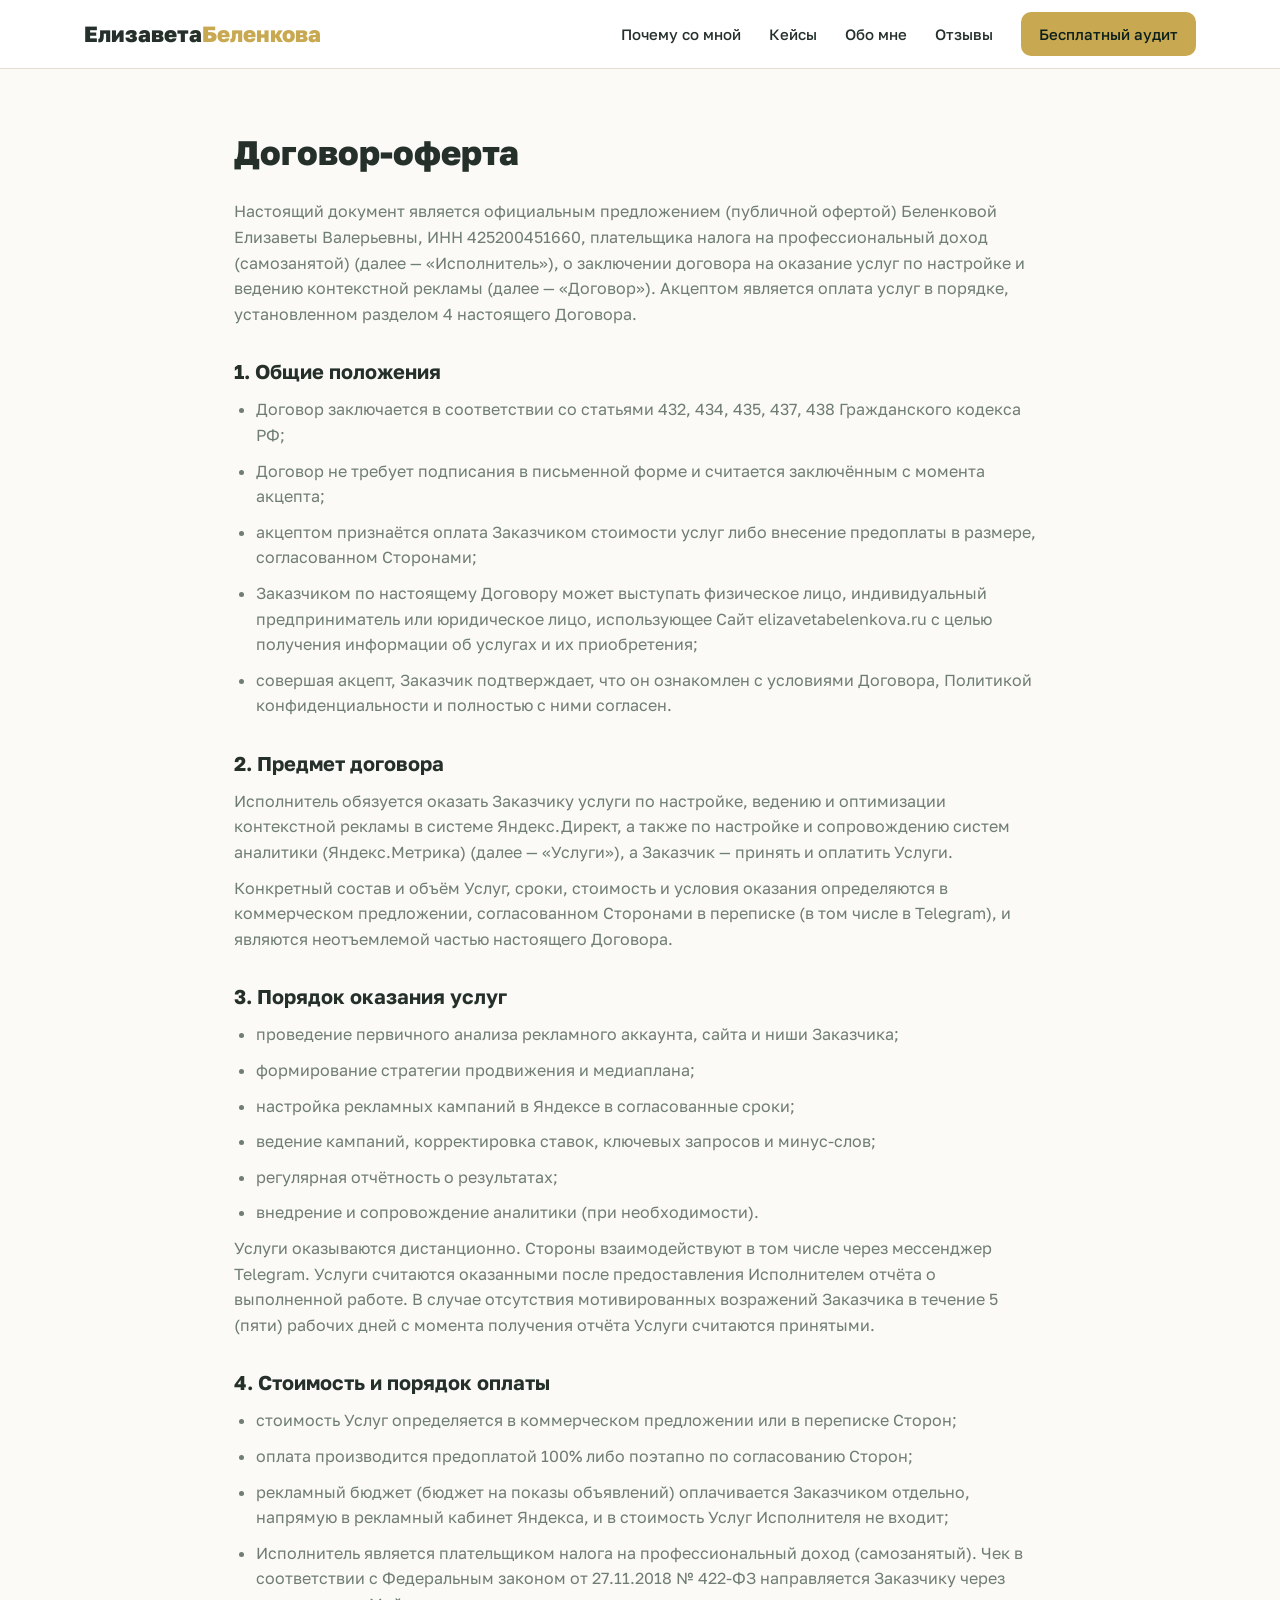
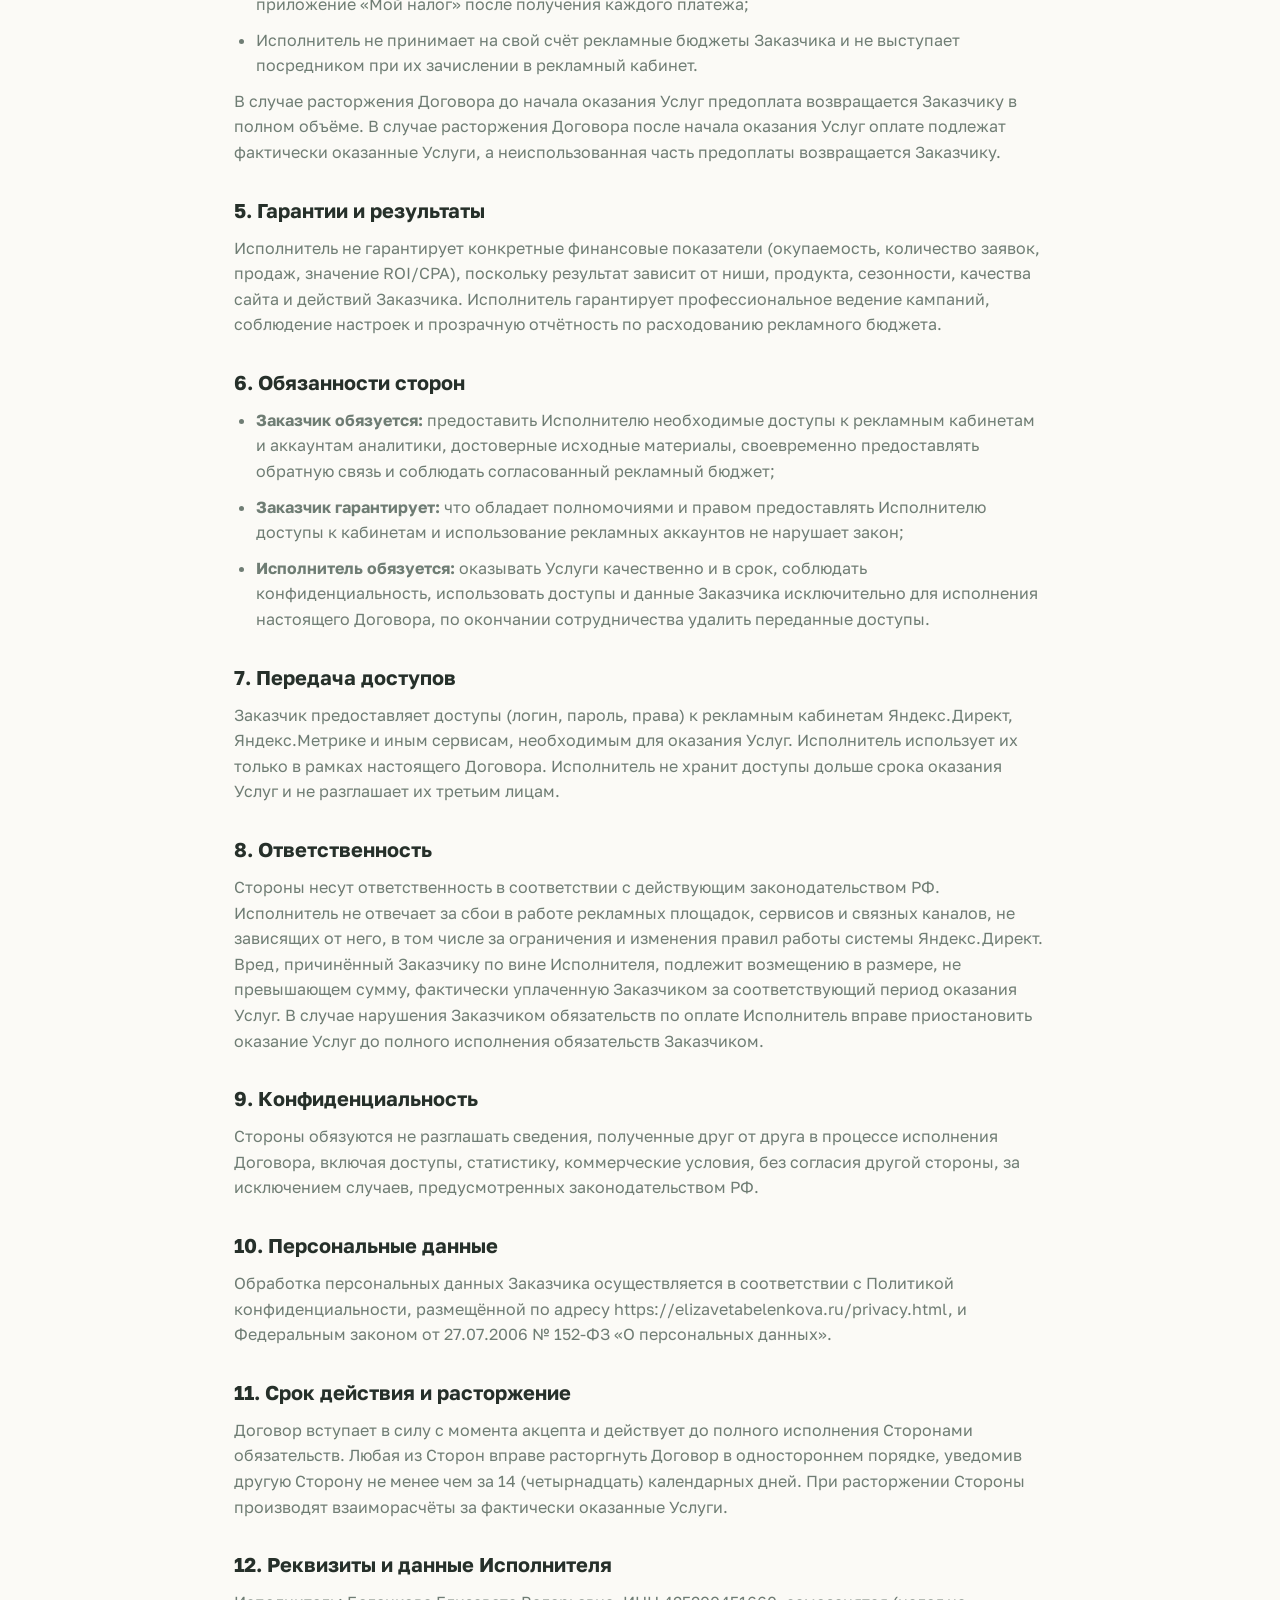
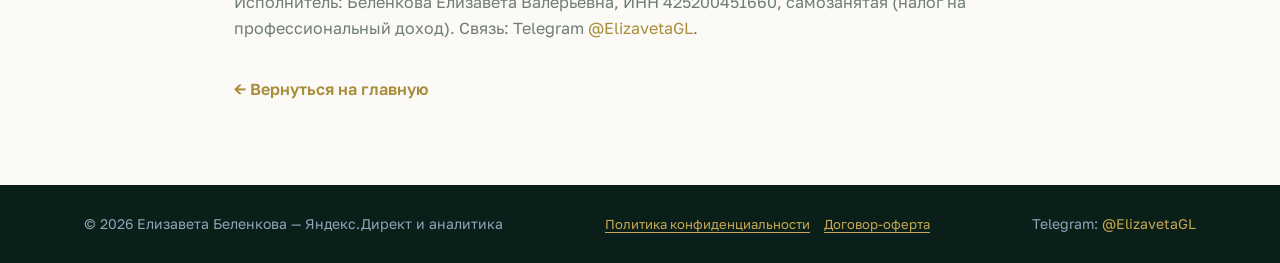
<file: offer.html>
<!DOCTYPE html>
<html lang="ru">
<head>
  <meta charset="UTF-8">
  <meta name="viewport" content="width=device-width, initial-scale=1.0">
  <title>Договор-оферта | Елизавета Беленкова</title>
  <meta name="robots" content="noindex">
  <link rel="preconnect" href="https://fonts.googleapis.com">
  <link rel="preconnect" href="https://fonts.gstatic.com" crossorigin>
  <link href="https://fonts.googleapis.com/css2?family=Golos+Text:wght@400;500;600;700;800&display=swap" rel="stylesheet">
  <link rel="stylesheet" href="assets/styles.css">
</head>
<body class="theme-premium">

  <header class="header" id="top">
    <div class="container header__inner">
      <a href="index.html" class="logo">Елизавета<span>Беленкова</span></a>
      <nav class="nav">
        <a href="index.html#why">Почему со мной</a>
        <a href="index.html#cases">Кейсы</a>
        <a href="index.html#about">Обо мне</a>
        <a href="index.html#reviews">Отзывы</a>
        <a href="index.html#contact" class="nav__cta">Бесплатный аудит</a>
      </nav>
    </div>
  </header>

  <main>
    <section class="legal">
      <div class="container legal__inner">
        <h1 class="section-title">Договор-оферта</h1>
        <p class="legal__muted">
          Настоящий документ является официальным предложением (публичной офертой) Беленковой Елизаветы Валерьевны,
          ИНН 425200451660, плательщика налога на профессиональный доход (самозанятой) (далее — «Исполнитель»),
          о заключении договора на оказание услуг по настройке и ведению контекстной рекламы
          (далее — «Договор»). Акцептом является оплата услуг в порядке, установленном разделом 4 настоящего Договора.
        </p>

        <h2>1. Общие положения</h2>
        <ul>
          <li>Договор заключается в соответствии со статьями 432, 434, 435, 437, 438 Гражданского кодекса РФ;</li>
          <li>Договор не требует подписания в письменной форме и считается заключённым с момента акцепта;</li>
          <li>акцептом признаётся оплата Заказчиком стоимости услуг либо внесение предоплаты в размере, согласованном Сторонами;</li>
          <li>Заказчиком по настоящему Договору может выступать физическое лицо, индивидуальный предприниматель
            или юридическое лицо, использующее Сайт elizavetabelenkova.ru с целью получения информации об услугах
            и их приобретения;</li>
          <li>совершая акцепт, Заказчик подтверждает, что он ознакомлен с условиями Договора, Политикой конфиденциальности
            и полностью с ними согласен.</li>
        </ul>

        <h2>2. Предмет договора</h2>
        <p>
          Исполнитель обязуется оказать Заказчику услуги по настройке, ведению и оптимизации контекстной рекламы
          в системе Яндекс.Директ, а также по настройке и сопровождению систем аналитики (Яндекс.Метрика)
          (далее — «Услуги»), а Заказчик — принять и оплатить Услуги.
        </p>
        <p>
          Конкретный состав и объём Услуг, сроки, стоимость и условия оказания определяются в коммерческом предложении,
          согласованном Сторонами в переписке (в том числе в Telegram), и являются неотъемлемой частью настоящего Договора.
        </p>

        <h2>3. Порядок оказания услуг</h2>
        <ul>
          <li>проведение первичного анализа рекламного аккаунта, сайта и ниши Заказчика;</li>
          <li>формирование стратегии продвижения и медиаплана;</li>
          <li>настройка рекламных кампаний в Яндексе в согласованные сроки;</li>
          <li>ведение кампаний, корректировка ставок, ключевых запросов и минус-слов;</li>
          <li>регулярная отчётность о результатах;</li>
          <li>внедрение и сопровождение аналитики (при необходимости).</li>
        </ul>
        <p>
          Услуги оказываются дистанционно. Стороны взаимодействуют в том числе через мессенджер Telegram.
          Услуги считаются оказанными после предоставления Исполнителем отчёта о выполненной работе.
          В случае отсутствия мотивированных возражений Заказчика в течение 5 (пяти) рабочих дней с момента
          получения отчёта Услуги считаются принятыми.
        </p>

        <h2>4. Стоимость и порядок оплаты</h2>
        <ul>
          <li>стоимость Услуг определяется в коммерческом предложении или в переписке Сторон;</li>
          <li>оплата производится предоплатой 100% либо поэтапно по согласованию Сторон;</li>
          <li>рекламный бюджет (бюджет на показы объявлений) оплачивается Заказчиком отдельно, напрямую
            в рекламный кабинет Яндекса, и в стоимость Услуг Исполнителя не входит;</li>
          <li>Исполнитель является плательщиком налога на профессиональный доход (самозанятый). Чек в соответствии
            с Федеральным законом от 27.11.2018 № 422-ФЗ направляется Заказчику через приложение «Мой налог»
            после получения каждого платежа;</li>
          <li>Исполнитель не принимает на свой счёт рекламные бюджеты Заказчика и не выступает посредником
            при их зачислении в рекламный кабинет.</li>
        </ul>
        <p>
          В случае расторжения Договора до начала оказания Услуг предоплата возвращается Заказчику в полном объёме.
          В случае расторжения Договора после начала оказания Услуг оплате подлежат фактически оказанные Услуги,
          а неиспользованная часть предоплаты возвращается Заказчику.
        </p>

        <h2>5. Гарантии и результаты</h2>
        <p>
          Исполнитель не гарантирует конкретные финансовые показатели (окупаемость, количество заявок, продаж,
          значение ROI/CPA), поскольку результат зависит от ниши, продукта, сезонности, качества сайта
          и действий Заказчика. Исполнитель гарантирует профессиональное ведение кампаний, соблюдение настроек
          и прозрачную отчётность по расходованию рекламного бюджета.
        </p>

        <h2>6. Обязанности сторон</h2>
        <ul>
          <li><strong>Заказчик обязуется:</strong> предоставить Исполнителю необходимые доступы к рекламным кабинетам
            и аккаунтам аналитики, достоверные исходные материалы, своевременно предоставлять обратную связь
            и соблюдать согласованный рекламный бюджет;</li>
          <li><strong>Заказчик гарантирует:</strong> что обладает полномочиями и правом предоставлять Исполнителю
            доступы к кабинетам и использование рекламных аккаунтов не нарушает закон;</li>
          <li><strong>Исполнитель обязуется:</strong> оказывать Услуги качественно и в срок, соблюдать
            конфиденциальность, использовать доступы и данные Заказчика исключительно для исполнения настоящего
            Договора, по окончании сотрудничества удалить переданные доступы.</li>
        </ul>

        <h2>7. Передача доступов</h2>
        <p>
          Заказчик предоставляет доступы (логин, пароль, права) к рекламным кабинетам Яндекс.Директ,
          Яндекс.Метрике и иным сервисам, необходимым для оказания Услуг. Исполнитель использует их только
          в рамках настоящего Договора. Исполнитель не хранит доступы дольше срока оказания Услуг
          и не разглашает их третьим лицам.
        </p>

        <h2>8. Ответственность</h2>
        <p>
          Стороны несут ответственность в соответствии с действующим законодательством РФ.
          Исполнитель не отвечает за сбои в работе рекламных площадок, сервисов и связных каналов,
          не зависящих от него, в том числе за ограничения и изменения правил работы системы Яндекс.Директ.
          Вред, причинённый Заказчику по вине Исполнителя, подлежит возмещению в размере, не превышающем
          сумму, фактически уплаченную Заказчиком за соответствующий период оказания Услуг.
          В случае нарушения Заказчиком обязательств по оплате Исполнитель вправе приостановить оказание Услуг
          до полного исполнения обязательств Заказчиком.
        </p>

        <h2>9. Конфиденциальность</h2>
        <p>
          Стороны обязуются не разглашать сведения, полученные друг от друга в процессе исполнения Договора,
          включая доступы, статистику, коммерческие условия, без согласия другой стороны, за исключением
          случаев, предусмотренных законодательством РФ.
        </p>

        <h2>10. Персональные данные</h2>
        <p>
          Обработка персональных данных Заказчика осуществляется в соответствии с Политикой конфиденциальности,
          размещённой по адресу https://elizavetabelenkova.ru/privacy.html, и Федеральным законом
          от 27.07.2006 № 152-ФЗ «О персональных данных».
        </p>

        <h2>11. Срок действия и расторжение</h2>
        <p>
          Договор вступает в силу с момента акцепта и действует до полного исполнения Сторонами обязательств.
          Любая из Сторон вправе расторгнуть Договор в одностороннем порядке, уведомив другую Сторону
          не менее чем за 14 (четырнадцать) календарных дней. При расторжении Стороны производят взаиморасчёты
          за фактически оказанные Услуги.
        </p>

        <h2>12. Реквизиты и данные Исполнителя</h2>
        <p>
          Исполнитель: Беленкова Елизавета Валерьевна, ИНН 425200451660, самозанятая (налог на профессиональный доход).
          Связь: Telegram <a data-tg href="#">@belenkova_direct</a>.
        </p>

        <p class="legal__back"><a href="index.html">← Вернуться на главную</a></p>
      </div>
    </section>
  </main>

  <footer class="footer">
    <div class="container footer__inner">
      <p>© <span id="year"></span> Елизавета Беленкова — Яндекс.Директ и аналитика</p>
      <div class="footer__links">
        <a href="privacy.html">Политика конфиденциальности</a>
        <a href="offer.html">Договор-оферта</a>
      </div>
      <p>Telegram: <a data-tg href="#">@belenkova_direct</a></p>
    </div>
  </footer>

  <script src="assets/config.js"></script>
  <script src="assets/main.js"></script>
</body>
</html>
</file>
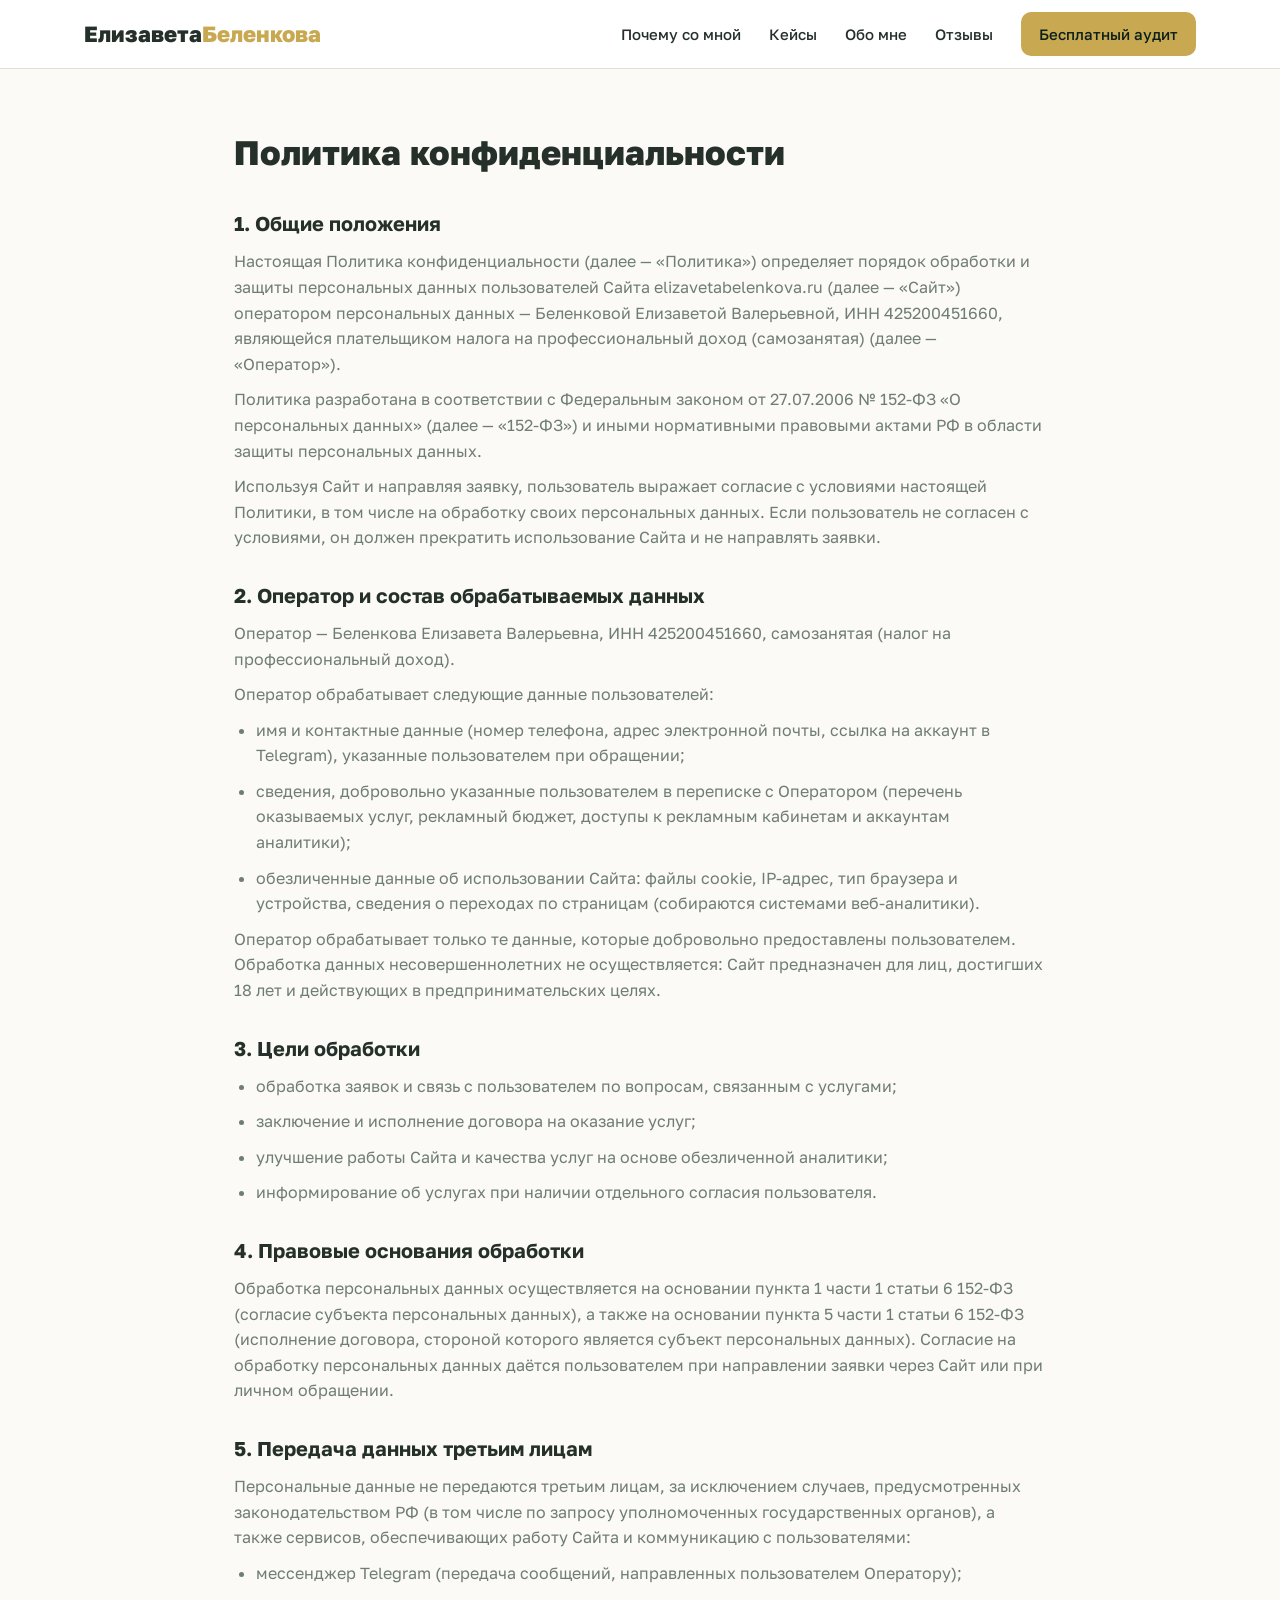
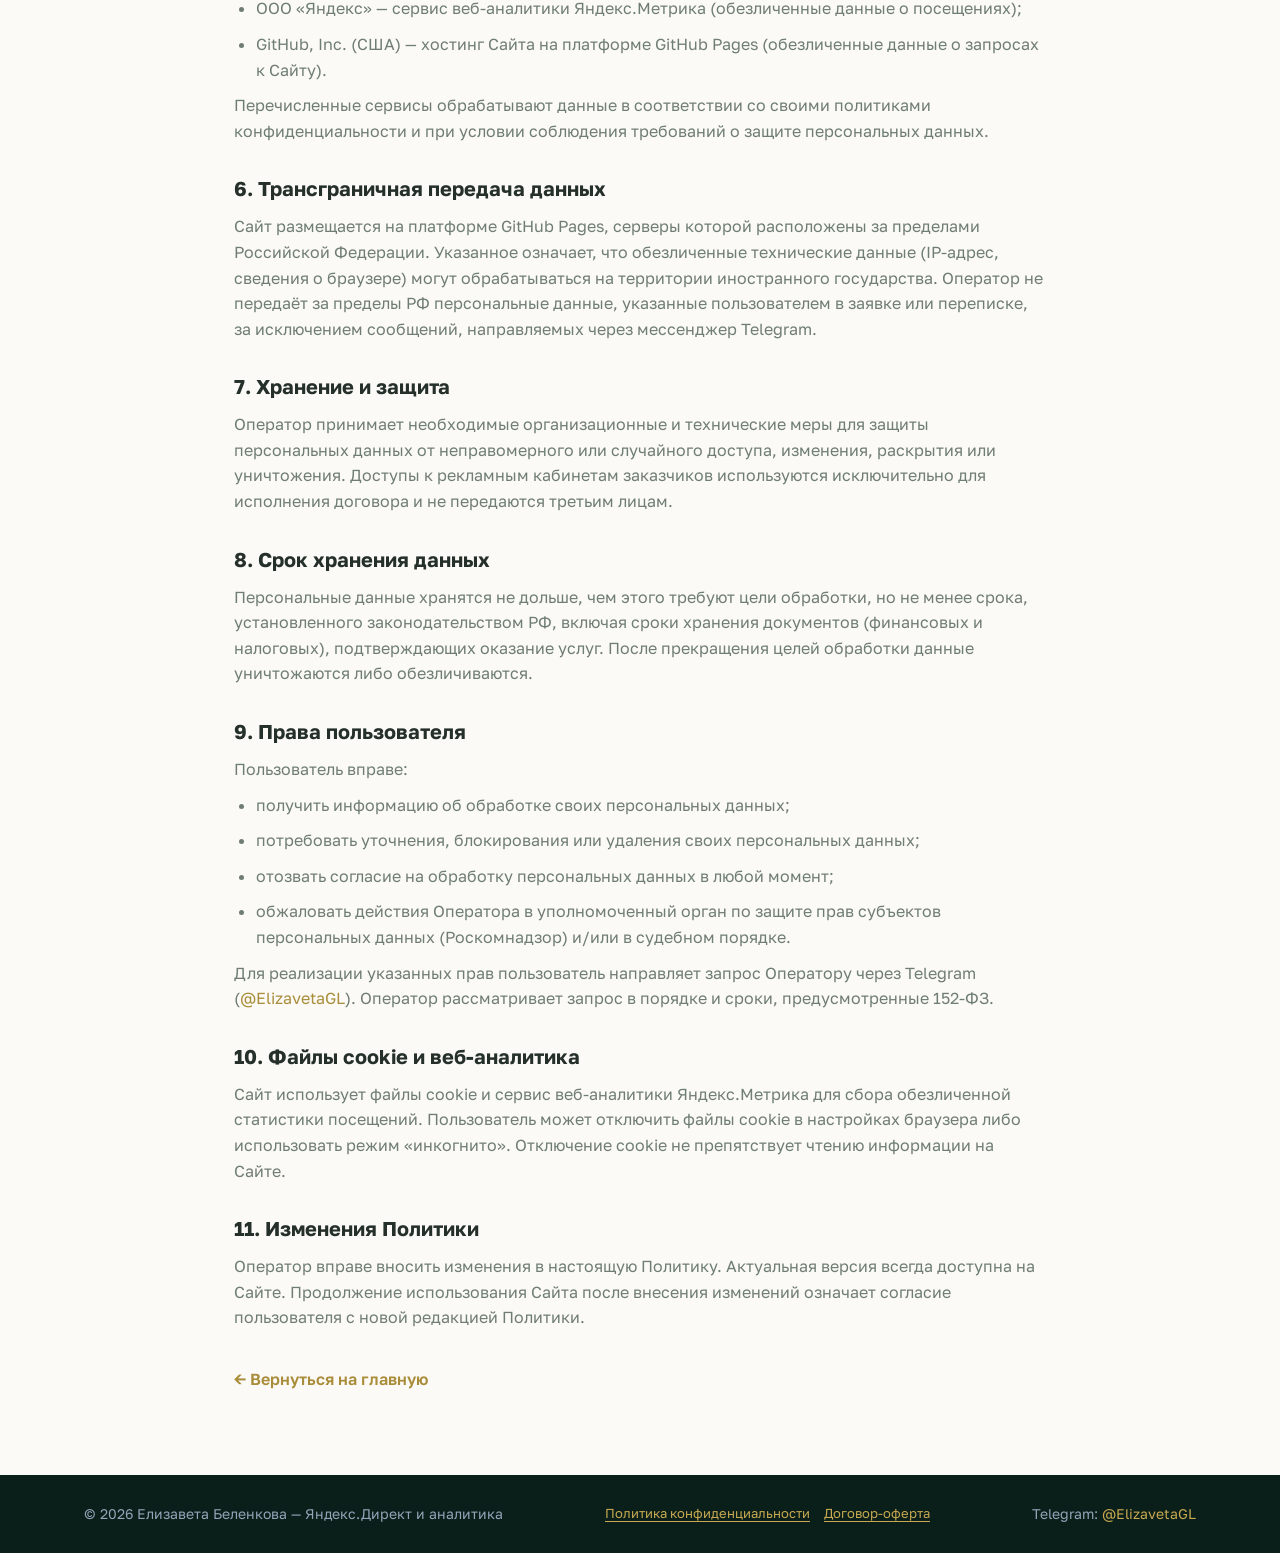
<file: privacy.html>
<!DOCTYPE html>
<html lang="ru">
<head>
  <meta charset="UTF-8">
  <meta name="viewport" content="width=device-width, initial-scale=1.0">
  <title>Политика конфиденциальности | Елизавета Беленкова</title>
  <meta name="robots" content="noindex">
  <link rel="preconnect" href="https://fonts.googleapis.com">
  <link rel="preconnect" href="https://fonts.gstatic.com" crossorigin>
  <link href="https://fonts.googleapis.com/css2?family=Golos+Text:wght@400;500;600;700;800&display=swap" rel="stylesheet">
  <link rel="stylesheet" href="assets/styles.css">
</head>
<body class="theme-premium">

  <header class="header" id="top">
    <div class="container header__inner">
      <a href="index.html" class="logo">Елизавета<span>Беленкова</span></a>
      <nav class="nav">
        <a href="index.html#why">Почему со мной</a>
        <a href="index.html#cases">Кейсы</a>
        <a href="index.html#about">Обо мне</a>
        <a href="index.html#reviews">Отзывы</a>
        <a href="index.html#contact" class="nav__cta">Бесплатный аудит</a>
      </nav>
    </div>
  </header>

  <main>
    <section class="legal">
      <div class="container legal__inner">
        <h1 class="section-title">Политика конфиденциальности</h1>

        <h2>1. Общие положения</h2>
        <p>
          Настоящая Политика конфиденциальности (далее — «Политика») определяет порядок обработки
          и защиты персональных данных пользователей Сайта elizavetabelenkova.ru (далее — «Сайт»)
          оператором персональных данных — Беленковой Елизаветой Валерьевной, ИНН 425200451660, являющейся
          плательщиком налога на профессиональный доход (самозанятая) (далее — «Оператор»).
        </p>
        <p>
          Политика разработана в соответствии с Федеральным законом от 27.07.2006 № 152-ФЗ
          «О персональных данных» (далее — «152-ФЗ») и иными нормативными правовыми актами РФ
          в области защиты персональных данных.
        </p>
        <p>
          Используя Сайт и направляя заявку, пользователь выражает согласие с условиями настоящей Политики,
          в том числе на обработку своих персональных данных. Если пользователь не согласен с условиями,
          он должен прекратить использование Сайта и не направлять заявки.
        </p>

        <h2>2. Оператор и состав обрабатываемых данных</h2>
        <p>
          Оператор — Беленкова Елизавета Валерьевна, ИНН 425200451660, самозанятая (налог на профессиональный доход).
        </p>
        <p>Оператор обрабатывает следующие данные пользователей:</p>
        <ul>
          <li>имя и контактные данные (номер телефона, адрес электронной почты, ссылка на аккаунт в Telegram), указанные пользователем при обращении;</li>
          <li>сведения, добровольно указанные пользователем в переписке с Оператором (перечень оказываемых услуг, рекламный бюджет, доступы к рекламным кабинетам и аккаунтам аналитики);</li>
          <li>обезличенные данные об использовании Сайта: файлы cookie, IP-адрес, тип браузера и устройства, сведения о переходах по страницам (собираются системами веб-аналитики).</li>
        </ul>
        <p>
          Оператор обрабатывает только те данные, которые добровольно предоставлены пользователем.
          Обработка данных несовершеннолетних не осуществляется: Сайт предназначен для лиц, достигших 18 лет
          и действующих в предпринимательских целях.
        </p>

        <h2>3. Цели обработки</h2>
        <ul>
          <li>обработка заявок и связь с пользователем по вопросам, связанным с услугами;</li>
          <li>заключение и исполнение договора на оказание услуг;</li>
          <li>улучшение работы Сайта и качества услуг на основе обезличенной аналитики;</li>
          <li>информирование об услугах при наличии отдельного согласия пользователя.</li>
        </ul>

        <h2>4. Правовые основания обработки</h2>
        <p>
          Обработка персональных данных осуществляется на основании пункта 1 части 1 статьи 6 152-ФЗ
          (согласие субъекта персональных данных), а также на основании пункта 5 части 1 статьи 6 152-ФЗ
          (исполнение договора, стороной которого является субъект персональных данных).
          Согласие на обработку персональных данных даётся пользователем при направлении заявки через Сайт
          или при личном обращении.
        </p>

        <h2>5. Передача данных третьим лицам</h2>
        <p>
          Персональные данные не передаются третьим лицам, за исключением случаев, предусмотренных
          законодательством РФ (в том числе по запросу уполномоченных государственных органов),
          а также сервисов, обеспечивающих работу Сайта и коммуникацию с пользователями:
        </p>
        <ul>
          <li>мессенджер Telegram (передача сообщений, направленных пользователем Оператору);</li>
          <li>ООО «Яндекс» — сервис веб-аналитики Яндекс.Метрика (обезличенные данные о посещениях);</li>
          <li>GitHub, Inc. (США) — хостинг Сайта на платформе GitHub Pages (обезличенные данные о запросах к Сайту).</li>
        </ul>
        <p>
          Перечисленные сервисы обрабатывают данные в соответствии со своими политиками
          конфиденциальности и при условии соблюдения требований о защите персональных данных.
        </p>

        <h2>6. Трансграничная передача данных</h2>
        <p>
          Сайт размещается на платформе GitHub Pages, серверы которой расположены за пределами Российской Федерации.
          Указанное означает, что обезличенные технические данные (IP-адрес, сведения о браузере) могут обрабатываться
          на территории иностранного государства. Оператор не передаёт за пределы РФ персональные данные,
          указанные пользователем в заявке или переписке, за исключением сообщений, направляемых через мессенджер Telegram.
        </p>

        <h2>7. Хранение и защита</h2>
        <p>
          Оператор принимает необходимые организационные и технические меры для защиты персональных данных
          от неправомерного или случайного доступа, изменения, раскрытия или уничтожения.
          Доступы к рекламным кабинетам заказчиков используются исключительно для исполнения договора
          и не передаются третьим лицам.
        </p>

        <h2>8. Срок хранения данных</h2>
        <p>
          Персональные данные хранятся не дольше, чем этого требуют цели обработки, но не менее срока,
          установленного законодательством РФ, включая сроки хранения документов (финансовых и налоговых),
          подтверждающих оказание услуг. После прекращения целей обработки данные уничтожаются либо обезличиваются.
        </p>

        <h2>9. Права пользователя</h2>
        <p>
          Пользователь вправе:
        </p>
        <ul>
          <li>получить информацию об обработке своих персональных данных;</li>
          <li>потребовать уточнения, блокирования или удаления своих персональных данных;</li>
          <li>отозвать согласие на обработку персональных данных в любой момент;</li>
          <li>обжаловать действия Оператора в уполномоченный орган по защите прав субъектов персональных данных
            (Роскомнадзор) и/или в судебном порядке.</li>
        </ul>
        <p>
          Для реализации указанных прав пользователь направляет запрос Оператору через Telegram
          (<a data-tg href="#">@belenkova_direct</a>). Оператор рассматривает запрос в порядке и сроки,
          предусмотренные 152-ФЗ.
        </p>

        <h2>10. Файлы cookie и веб-аналитика</h2>
        <p>
          Сайт использует файлы cookie и сервис веб-аналитики Яндекс.Метрика для сбора обезличенной статистики
          посещений. Пользователь может отключить файлы cookie в настройках браузера либо использовать режим
          «инкогнито». Отключение cookie не препятствует чтению информации на Сайте.
        </p>

        <h2>11. Изменения Политики</h2>
        <p>
          Оператор вправе вносить изменения в настоящую Политику. Актуальная версия всегда доступна на Сайте.
          Продолжение использования Сайта после внесения изменений означает согласие пользователя с новой редакцией
          Политики.
        </p>

        <p class="legal__back"><a href="index.html">← Вернуться на главную</a></p>
      </div>
    </section>
  </main>

  <footer class="footer">
    <div class="container footer__inner">
      <p>© <span id="year"></span> Елизавета Беленкова — Яндекс.Директ и аналитика</p>
      <div class="footer__links">
        <a href="privacy.html">Политика конфиденциальности</a>
        <a href="offer.html">Договор-оферта</a>
      </div>
      <p>Telegram: <a data-tg href="#">@belenkova_direct</a></p>
    </div>
  </footer>

  <script src="assets/config.js"></script>
  <script src="assets/main.js"></script>
</body>
</html>
</file>
<file: assets/styles.css>
:root {
  --bg: #ffffff;
  --bg-dark: #0f172a;
  --bg-soft: #f1f5f9;
  --text: #1e293b;
  --text-muted: #64748b;
  --accent: #f97316;
  --accent-dark: #ea580c;
  --border: #e2e8f0;
  --white: #ffffff;
  --on-accent: #ffffff;
  --radius: 14px;
  --shadow: 0 10px 30px rgba(15, 23, 42, 0.08);
  --shadow-lg: 0 20px 50px rgba(15, 23, 42, 0.16);
}

.theme-premium {
  --bg: #fbfaf6;
  --bg-dark: #0b1f1a;
  --bg-soft: #f1ede2;
  --text: #26302a;
  --text-muted: #6f7d74;
  --accent: #c8a951;
  --accent-dark: #a98d3b;
  --border: #e5ded0;
  --on-accent: #0b1f1a;
}

.theme-tech {
  --bg: #ffffff;
  --bg-dark: #1e1b4b;
  --bg-soft: #eef2ff;
  --text: #1e293b;
  --text-muted: #64748b;
  --accent: #6366f1;
  --accent-dark: #4f46e5;
  --border: #e2e8f0;
  --on-accent: #ffffff;
}

.theme-terracotta {
  --bg: #fffaf5;
  --bg-dark: #2b1b12;
  --bg-soft: #faf0e6;
  --text: #2f241c;
  --text-muted: #7a6a5b;
  --accent: #bc6c3c;
  --accent-dark: #a45a2e;
  --border: #eadfd2;
  --on-accent: #ffffff;
}

.theme-ocean {
  --bg: #ffffff;
  --bg-dark: #083344;
  --bg-soft: #ecfeff;
  --text: #1d3a36;
  --text-muted: #5b7f7a;
  --accent: #0d9488;
  --accent-dark: #0f766e;
  --border: #d1e7e7;
  --on-accent: #ffffff;
}

* {
  margin: 0;
  padding: 0;
  box-sizing: border-box;
}

html {
  scroll-behavior: smooth;
}

body {
  font-family: "Golos Text", "Segoe UI", system-ui, -apple-system, Roboto, Arial, sans-serif;
  color: var(--text);
  background: var(--bg);
  line-height: 1.6;
}

.container {
  max-width: 1160px;
  margin: 0 auto;
  padding: 0 24px;
}

a {
  color: var(--accent-dark);
  text-decoration: none;
}

img {
  max-width: 100%;
}

/* ---------- Header ---------- */

.header {
  position: sticky;
  top: 0;
  z-index: 100;
  background: rgba(255, 255, 255, 0.92);
  backdrop-filter: blur(10px);
  border-bottom: 1px solid var(--border);
}

.header__inner {
  display: flex;
  align-items: center;
  justify-content: space-between;
  height: 68px;
}

.logo {
  font-size: 22px;
  font-weight: 800;
  color: var(--text);
}

.logo span {
  color: var(--accent);
}

.nav {
  display: flex;
  align-items: center;
  gap: 28px;
}

.nav a {
  color: var(--text);
  font-weight: 500;
  font-size: 15px;
}

.nav a:hover {
  color: var(--accent-dark);
}

.nav__cta {
  background: var(--accent);
  color: var(--on-accent) !important;
  padding: 10px 18px;
  border-radius: 10px;
  font-weight: 600;
}

.nav__cta:hover {
  background: var(--accent-dark);
  color: var(--on-accent) !important;
}

.burger {
  display: none;
  flex-direction: column;
  gap: 5px;
  background: none;
  border: none;
  cursor: pointer;
  padding: 8px;
}

.burger span {
  width: 24px;
  height: 2px;
  background: var(--text);
  border-radius: 2px;
  transition: 0.2s;
}

/* ---------- Buttons ---------- */

.btn {
  display: inline-block;
  padding: 14px 26px;
  border-radius: 12px;
  font-weight: 700;
  font-size: 16px;
  border: none;
  cursor: pointer;
  text-align: center;
  transition: 0.2s;
}

.btn--primary {
  background: var(--accent);
  color: var(--on-accent);
  box-shadow: 0 8px 20px rgba(249, 115, 22, 0.35);
}

.btn--primary:hover {
  background: var(--accent-dark);
  transform: translateY(-2px);
}

.btn--ghost {
  background: transparent;
  color: var(--text);
  border: 2px solid var(--border);
}

.btn--ghost:hover {
  border-color: var(--accent);
  color: var(--accent-dark);
}

.btn--max {
  background: var(--bg-dark);
  color: var(--white);
  border: 2px solid var(--bg-dark);
}

.steps__bonus__btns .btn--max,
.contact__bonus__btns .btn--max {
  border-color: rgba(255, 255, 255, 0.35);
}

.btn--max:hover {
  background: var(--accent);
  border-color: var(--accent);
  color: var(--on-accent);
  transform: translateY(-2px);
}

.btn--block {
  display: block;
  width: 100%;
}

/* ---------- Hero ---------- */

.hero {
  background: var(--bg-dark);
  color: var(--white);
  padding: 72px 0 80px;
  position: relative;
  overflow: hidden;
}

.hero::before {
  content: "";
  position: absolute;
  top: -160px;
  right: -160px;
  width: 460px;
  height: 460px;
  background: radial-gradient(circle, rgba(249, 115, 22, 0.35), transparent 70%);
  border-radius: 50%;
}

.hero__grid {
  display: grid;
  grid-template-columns: 1.15fr 0.85fr;
  gap: 56px;
  align-items: center;
}

.badge {
  display: inline-block;
  background: rgba(249, 115, 22, 0.15);
  color: var(--accent);
  border: 1px solid rgba(249, 115, 22, 0.4);
  padding: 6px 14px;
  border-radius: 100px;
  font-size: 14px;
  font-weight: 600;
  margin-bottom: 20px;
}

.hero h1 {
  font-size: 44px;
  line-height: 1.18;
  font-weight: 800;
  margin-bottom: 18px;
}

.hero h1 .accent {
  color: var(--accent);
}

.hero__sub {
  font-size: 18px;
  color: #cbd5e1;
  margin-bottom: 28px;
  max-width: 520px;
}

.hero__actions {
  display: flex;
  gap: 16px;
  flex-wrap: wrap;
  margin-bottom: 36px;
}

.hero__price-row {
  display: flex;
  align-items: baseline;
  gap: 14px;
}

.hero__price-old {
  font-size: 20px;
  color: #94a3b8;
  text-decoration: line-through;
}

.hero__price-new {
  font-size: 40px;
  font-weight: 800;
  color: var(--accent);
  line-height: 1.1;
}

.hero__price-label {
  display: inline-block;
  margin-top: 10px;
  color: #c9b26a;
  font-size: 13px;
  font-weight: 600;
  letter-spacing: 0.08em;
  text-transform: uppercase;
  background: rgba(200, 169, 81, 0.1);
  border: 1px solid rgba(200, 169, 81, 0.3);
  padding: 5px 14px;
  border-radius: 100px;
}

.hero__price {
  position: relative;
}

.hero__arrow {
  position: absolute;
  top: 0;
  left: 0;
  width: 760px;
  max-width: none;
  height: auto;
  pointer-events: none;
  z-index: 1;
  opacity: 0.9;
}

.hero__arrow-line {
  stroke: var(--accent);
  stroke-width: 2;
  stroke-linecap: round;
  stroke-dasharray: 9 9;
  fill: none;
  animation: hero-dash 1.1s linear infinite;
}

.hero__arrow-head {
  fill: var(--accent);
}

.hero .lead-card {
  position: relative;
  z-index: 2;
}

@keyframes hero-dash {
  to { stroke-dashoffset: -18; }
}

.hero .btn--ghost {
  color: var(--white);
  border-color: rgba(255, 255, 255, 0.3);
}

.hero .btn--ghost:hover {
  border-color: var(--accent);
  color: var(--accent);
}

.hero__facts {
  list-style: none;
  display: flex;
  gap: 28px;
  flex-wrap: wrap;
}

.hero__facts li {
  font-size: 14px;
  color: #94a3b8;
}

.hero__facts strong {
  display: block;
  font-size: 20px;
  color: var(--white);
}

/* ---------- Lead card / form ---------- */

.lead-card {
  background: var(--white);
  color: var(--text);
  border-radius: var(--radius);
  padding: 32px;
  box-shadow: var(--shadow-lg);
}

.lead-card h3 {
  font-size: 22px;
  margin-bottom: 8px;
}

.lead-card__note {
  color: var(--text-muted);
  font-size: 14px;
  margin-bottom: 18px;
}

.lead-card label {
  display: block;
  font-size: 14px;
  font-weight: 600;
  color: var(--text);
  margin-bottom: 14px;
}

.lead-card input {
  display: block;
  width: 100%;
  margin-top: 6px;
  padding: 12px 14px;
  border: 1px solid var(--border);
  border-radius: 10px;
  font-size: 15px;
  color: var(--text);
  background: var(--bg-soft);
  transition: 0.2s;
}

.lead-card input:focus {
  outline: none;
  border-color: var(--accent);
  background: var(--white);
}

.lead-card__hint {
  font-size: 12px;
  color: var(--text-muted);
  margin-top: 12px;
  text-align: center;
}

.lead-card__success {
  margin-top: 14px;
  padding: 12px;
  border-radius: 10px;
  background: #dcfce7;
  color: #166534;
  font-weight: 600;
  text-align: center;
}

.lead-card .btn {
  margin-top: 4px;
}

.lead-card--contact .btn + .btn {
  margin-top: 12px;
}

.lead-card--contact .lead-card__note {
  margin-bottom: 20px;
}

/* ---------- Sections common ---------- */

section {
  padding: 84px 0;
}

.section-title {
  font-size: 34px;
  font-weight: 800;
  text-align: left;
  margin-bottom: 16px;
}

.section-sub {
  text-align: left;
  color: var(--text-muted);
  font-size: 17px;
  margin-bottom: 48px;
  max-width: 640px;
}

/* ---------- Why ---------- */

.why {
  background: var(--bg-soft);
}

.why__grid {
  display: grid;
  grid-template-columns: repeat(3, 1fr);
  gap: 20px;
  margin-top: 40px;
}

.why__card {
  background: var(--white);
  border: 1px solid var(--border);
  border-radius: var(--radius);
  padding: 26px;
  transition: 0.2s;
}

.why__card:hover {
  box-shadow: var(--shadow);
  transform: translateY(-3px);
}

.why__num {
  display: inline-flex;
  align-items: center;
  justify-content: center;
  font-size: 46px;
  font-weight: 800;
  color: var(--accent);
  line-height: 1.1;
  min-height: 52px;
}

.why__num--check {
  width: 48px;
  height: 48px;
  border: 3px solid var(--accent);
  border-radius: 50%;
  font-size: 24px;
}

.why__card h3 {
  font-size: 17px;
  letter-spacing: 0.6px;
  text-transform: uppercase;
  margin: 10px 0 8px;
}

.why__card p {
  font-size: 14.5px;
  color: var(--text-muted);
}

/* ---------- Steps bonus ---------- */

.steps__bonus {
  margin-top: 32px;
  background: var(--bg-dark);
  color: var(--white);
  border-radius: var(--radius);
  padding: 28px 32px;
  display: flex;
  align-items: center;
  justify-content: space-between;
  gap: 24px;
  flex-wrap: wrap;
}

.steps__bonus p {
  max-width: 640px;
  color: #cbd5e1;
}

.steps__bonus strong {
  color: var(--accent);
}

.steps__bonus__btns {
  display: flex;
  flex-direction: column;
  gap: 10px;
  min-width: 260px;
}

/* ---------- Cases foot ---------- */

.cases__foot {
  margin-top: 28px;
  text-align: center;
  color: #94a3b8;
  font-size: 14.5px;
}

.case-card__inv {
  font-weight: 700;
  color: var(--text) !important;
  font-size: 15px !important;
}

/* ---------- Pain ---------- */

.pain {
  background: var(--bg-soft);
}

.pain__grid {
  display: grid;
  grid-template-columns: repeat(4, 1fr);
  gap: 20px;
  margin: 40px 0 32px;
}

.pain__item {
  background: var(--white);
  border: 1px solid var(--border);
  border-radius: var(--radius);
  padding: 24px;
  text-align: center;
}

.pain__icon {
  width: 40px;
  height: 40px;
  line-height: 38px;
  margin: 0 auto 12px;
  border-radius: 50%;
  background: #fee2e2;
  color: #dc2626;
  font-weight: 800;
  font-size: 18px;
}

.pain__item p {
  font-size: 15px;
}

.pain__outro {
  text-align: center;
  font-size: 17px;
  color: var(--text-muted);
}

/* ---------- Steps ---------- */

.steps__grid {
  display: grid;
  grid-template-columns: repeat(2, 1fr);
  gap: 20px;
  margin-top: 40px;
}

.step,
.step-card {
  background: var(--bg-soft);
  border-radius: var(--radius);
  padding: 26px;
}

.step-card {
  display: flex;
  flex-direction: column;
}

.step-card h3 {
  font-size: 18px;
  margin: 12px 0 8px;
}

.step-card > p {
  font-size: 14.5px;
  color: var(--text-muted);
}

.step-card__tags {
  display: flex;
  flex-wrap: wrap;
  gap: 8px;
  margin: 14px 0 18px;
}

.step-card__tags span {
  background: rgba(200, 169, 81, 0.12);
  border: 1px solid rgba(200, 169, 81, 0.35);
  color: #a98d3b;
  font-size: 12.5px;
  font-weight: 600;
  padding: 4px 10px;
  border-radius: 100px;
}

.step-card__btns {
  display: flex;
  flex-direction: column;
  gap: 10px;
  margin-top: auto;
}

.step__num {
  font-size: 28px;
  font-weight: 800;
  color: var(--accent);
}

.step h3 {
  font-size: 18px;
  margin: 12px 0 8px;
}

.step p {
  font-size: 14.5px;
  color: var(--text-muted);
}

/* ---------- Services / pricing ---------- */

.services__grid {
  display: grid;
  grid-template-columns: repeat(3, 1fr);
  gap: 24px;
  align-items: stretch;
}

.service-card {
  border: 1px solid var(--border);
  border-radius: var(--radius);
  padding: 30px;
  display: flex;
  flex-direction: column;
  background: var(--white);
  position: relative;
}

.service-card--hit {
  border: 2px solid var(--accent);
  box-shadow: var(--shadow-lg);
}

.service-card__tag {
  position: absolute;
  top: -14px;
  left: 50%;
  transform: translateX(-50%);
  background: var(--accent);
  color: var(--on-accent);
  font-size: 13px;
  font-weight: 700;
  padding: 5px 16px;
  border-radius: 100px;
  white-space: nowrap;
}

.service-card h3 {
  font-size: 20px;
  margin-bottom: 8px;
}

.service-card__price {
  font-size: 26px;
  font-weight: 800;
  color: var(--accent-dark);
  margin-bottom: 18px;
}

.service-card ul {
  list-style: none;
  margin-bottom: 24px;
  flex-grow: 1;
}

.service-card ul li {
  padding: 6px 0 6px 24px;
  position: relative;
  font-size: 15px;
}

.service-card ul li::before {
  content: "✓";
  position: absolute;
  left: 0;
  color: var(--accent);
  font-weight: 800;
}

.service-card__note {
  font-size: 13px;
  color: var(--text-muted);
  margin-bottom: 14px;
}

/* ---------- Cases ---------- */

.cases {
  background: var(--bg-dark);
  color: var(--white);
}

.cases .section-title {
  color: var(--white);
}

.cases__stats {
  display: grid;
  grid-template-columns: repeat(4, 1fr);
  gap: 20px;
  margin: 40px 0 56px;
}

.stat {
  text-align: center;
  padding: 20px;
  background: rgba(255, 255, 255, 0.05);
  border: 1px solid rgba(255, 255, 255, 0.1);
  border-radius: var(--radius);
}

.stat__num {
  display: block;
  font-size: 34px;
  font-weight: 800;
  color: var(--accent);
}

.stat p {
  color: #94a3b8;
  font-size: 14px;
}

.cases__grid {
  display: grid;
  grid-template-columns: repeat(2, 1fr);
  gap: 24px;
}

.case-card {
  background: var(--white);
  color: var(--text);
  border-radius: var(--radius);
  padding: 26px;
}

.case-card--featured {
  grid-column: 1 / -1;
  display: grid;
  grid-template-columns: 1.1fr 0.9fr;
  gap: 28px;
  align-items: center;
  background: linear-gradient(135deg, var(--white), #fffdf4);
  border: 1px solid rgba(200, 169, 81, 0.3);
  box-shadow: 0 18px 44px rgba(15, 23, 42, 0.1);
}

.case-card__shot img {
  width: 100%;
  display: block;
  border-radius: 12px;
  border: 1px solid var(--border);
  background: var(--white);
  box-shadow: 0 12px 32px rgba(15, 23, 42, 0.12);
}

.case-card__shot p {
  margin-top: 10px;
  font-size: 12.5px;
  color: var(--text-muted);
  text-align: center;
}

.case-card__head {
  display: flex;
  justify-content: space-between;
  align-items: baseline;
  gap: 12px;
  margin-bottom: 10px;
}

.case-card__head h3 {
  font-size: 18px;
}

.case-card__result {
  background: #dcfce7;
  color: #166534;
  font-size: 13px;
  font-weight: 700;
  padding: 4px 10px;
  border-radius: 100px;
  white-space: nowrap;
}

.case-card > p {
  color: var(--text-muted);
  font-size: 14.5px;
  margin-bottom: 18px;
}

.case-card__row {
  display: flex;
  justify-content: space-between;
  padding: 8px 0;
  border-top: 1px dashed var(--border);
  font-size: 14.5px;
}

.case-card__row span {
  color: var(--text-muted);
}

.case-card .case-card__main {
  font-size: 19px;
  font-weight: 800;
  color: var(--text);
  line-height: 1.3;
}

.case-card__stats {
  display: grid;
  grid-template-columns: repeat(auto-fit, minmax(130px, 1fr));
  gap: 10px;
  margin-bottom: 16px;
}

.case-card__text {
  font-size: 14.5px;
  color: var(--text-muted);
  margin-bottom: 16px;
}

.case-card__stats div {
  background: var(--bg-soft);
  border-radius: 10px;
  padding: 10px 12px;
}

.case-card__stats span {
  display: block;
  font-size: 11.5px;
  color: var(--text-muted);
  margin-bottom: 2px;
}

.case-card__stats strong {
  font-size: 15px;
  color: var(--accent-dark);
}

.case-card__ach {
  background: linear-gradient(135deg, rgba(200, 169, 81, 0.14), rgba(200, 169, 81, 0.05));
  border: 1px solid rgba(200, 169, 81, 0.3);
  border-radius: 12px;
  padding: 14px 16px;
}

.case-card__ach p {
  font-size: 14px;
  color: var(--text);
  margin-bottom: 8px;
}

.case-card__ach ul {
  list-style: none;
  margin: 0;
  padding: 0;
}

.case-card__ach li {
  font-size: 13.5px;
  color: var(--text-muted);
  padding-left: 14px;
  position: relative;
  margin-bottom: 4px;
}

.case-card__ach li::before {
  content: "—";
  position: absolute;
  left: 0;
  color: #a98d3b;
}

/* ---------- Reviews ---------- */

.reviews__grid {
  display: grid;
  grid-template-columns: repeat(3, 1fr);
  gap: 24px;
  margin-top: 40px;
}

.review {
  background: var(--bg-soft);
  border-radius: var(--radius);
  padding: 26px;
}

.review__stars {
  color: #f59e0b;
  letter-spacing: 2px;
  margin-bottom: 10px;
}

.review__text {
  font-size: 15px;
  margin-bottom: 14px;
}

.review__name {
  font-size: 14px;
  font-weight: 700;
  color: var(--text-muted);
}

.reviews__gallery {
  position: relative;
  display: flex;
  align-items: center;
  gap: 12px;
  margin-top: 40px;
}

.gallery__track {
  flex: 1;
  display: flex;
  gap: 20px;
  overflow-x: auto;
  -webkit-overflow-scrolling: touch;
  padding: 4px;
  scrollbar-width: none;
}

.gallery__track::-webkit-scrollbar {
  display: none;
}

.gallery__slide {
  flex: 0 0 auto;
  width: auto;
  align-self: flex-start;
  border-radius: var(--radius);
  border: 1px solid var(--border);
  background: var(--white);
  box-shadow: var(--shadow);
  padding: 10px;
}

.gallery__slide img {
  height: auto;
  max-height: calc(100vh - 220px);
  width: auto;
  max-width: 80vw;
  display: block;
  border-radius: 8px;
  object-fit: contain;
}

.gallery__btn {
  flex: 0 0 auto;
  width: 46px;
  height: 46px;
  border-radius: 50%;
  border: 1px solid var(--border);
  background: var(--white);
  color: var(--text);
  font-size: 20px;
  font-weight: 700;
  cursor: pointer;
  box-shadow: var(--shadow);
  transition: 0.2s;
  line-height: 1;
  display: flex;
  align-items: center;
  justify-content: center;
}

.gallery__btn:hover {
  background: var(--accent);
  border-color: var(--accent);
  color: var(--on-accent);
}

.gallery__btn:disabled {
  opacity: 0.35;
  cursor: default;
}

/* ---------- About ---------- */

.about__grid {
  display: grid;
  grid-template-columns: 0.85fr 1fr;
  gap: 48px;
  align-items: center;
}

.about__photo {
  display: flex;
  align-items: center;
  justify-content: center;
  gap: 0;
  padding: 18px 0;
}

.about__photo img {
  flex: 1;
  width: 0;
  height: auto;
  display: block;
  border: 1px solid var(--border);
  border-radius: 10px;
  box-shadow: var(--shadow);
}

.about__photo img:nth-child(1) {
  flex: 2.4;
  z-index: 1;
  transform: translateX(16%);
}

.about__photo img:nth-child(2) {
  flex: 4;
  z-index: 2;
}

.about__photo img:nth-child(3) {
  flex: 1.2;
  z-index: 1;
  transform: translateX(-16%);
}

.about__content .section-title {
  text-align: left;
}

.about__content p {
  color: var(--text-muted);
  margin-bottom: 14px;
}

.about__list {
  list-style: none;
  margin: 20px 0 26px;
}

.about__list li {
  padding: 6px 0 6px 26px;
  position: relative;
  font-size: 15px;
}

.about__list li::before {
  content: "✓";
  position: absolute;
  left: 0;
  color: var(--accent);
  font-weight: 800;
}

/* ---------- FAQ ---------- */

.faq__list {
  max-width: 760px;
  margin: 40px auto 0;
}

.faq__item {
  border: 1px solid var(--border);
  border-radius: 12px;
  margin-bottom: 12px;
  background: var(--white);
}

.faq__item summary {
  cursor: pointer;
  font-weight: 600;
  padding: 18px 22px;
  list-style: none;
  display: flex;
  justify-content: space-between;
  align-items: center;
}

.faq__item summary::after {
  content: "+";
  font-size: 22px;
  color: var(--accent);
  font-weight: 700;
}

.faq__item[open] summary::after {
  content: "−";
}

.faq__item p {
  padding: 0 22px 18px;
  color: var(--text-muted);
  font-size: 15px;
}

/* ---------- Contact ---------- */

.contact {
  background: var(--bg-soft);
}

.contact__bonus {
  margin: 0 auto;
  background: var(--bg-dark);
  color: var(--white);
  border-radius: var(--radius);
  padding: 36px 40px;
  display: flex;
  align-items: center;
  justify-content: space-between;
  gap: 32px;
  flex-wrap: wrap;
}

.contact__bonus .section-title {
  text-align: left;
  color: var(--white);
}

.contact__bonus p {
  max-width: 620px;
  margin-top: 10px;
  color: #cbd5e1;
}

.contact__bonus__note {
  font-size: 13px;
  color: #94a3b8;
  font-style: italic;
}

.contact__bonus__btns {
  display: flex;
  flex-direction: column;
  gap: 10px;
  min-width: 260px;
}

/* ---------- Footer ---------- */

.footer {
  background: var(--bg-dark);
  color: #94a3b8;
  padding: 28px 0;
  font-size: 14px;
}

.footer__inner {
  display: flex;
  justify-content: space-between;
  gap: 16px;
  flex-wrap: wrap;
  align-items: center;
}

.footer__links a {
  color: #94a3b8;
  text-decoration: none;
  transition: color 0.2s;
}

.footer__links a:hover {
  color: var(--accent);
}

.footer__links {
  display: flex;
  flex-wrap: wrap;
  gap: 14px;
}

.footer__links a {
  font-size: 13px;
  text-decoration: underline;
  text-underline-offset: 3px;
}

.footer a {
  color: var(--accent);
}

.to-top {
  position: fixed;
  right: 28px;
  bottom: 28px;
  z-index: 90;
  width: 48px;
  height: 48px;
  display: flex;
  align-items: center;
  justify-content: center;
  background: var(--accent);
  color: var(--on-accent);
  border-radius: 50%;
  font-size: 22px;
  line-height: 1;
  box-shadow: var(--shadow-lg);
  transition: 0.2s;
}

.to-top:hover {
  background: var(--accent-dark);
  transform: translateY(-3px);
}

/* ---------- Legal pages ---------- */

.legal {
  padding: 56px 0 72px;
}

.legal__inner {
  max-width: 860px;
}

.legal__inner .section-title {
  margin-bottom: 20px;
}

.legal h2 {
  margin: 28px 0 10px;
  font-size: 20px;
  color: var(--text);
}

.legal p,
.legal li {
  color: var(--text-muted);
  margin-bottom: 10px;
}

.legal ul {
  padding-left: 22px;
}

.legal__muted {
  color: var(--text-muted);
}

.legal__back {
  margin-top: 36px;
}

.legal__back a {
  font-weight: 600;
}

/* ---------- Reveal animation ---------- */

.reveal {
  opacity: 0;
  transform: translateY(24px);
  transition: opacity 0.6s ease, transform 0.6s ease;
}

.reveal.visible {
  opacity: 1;
  transform: none;
}

/* ---------- Responsive ---------- */

@media (max-width: 960px) {
  .hero__arrow {
    display: none;
  }

  .hero__grid {
    grid-template-columns: 1fr;
  }

  .hero {
    padding: 56px 0 64px;
  }

  .pain__grid,
  .why__grid {
    grid-template-columns: repeat(2, 1fr);
  }

  .steps__grid,
  .cases__stats,
  .cases__grid,
  .services__grid,
  .reviews__grid {
    grid-template-columns: repeat(2, 1fr);
  }

  .case-card--featured {
    grid-template-columns: 1fr;
  }

  .about__grid {
    grid-template-columns: 1fr;
  }

  .about__photo {
    width: 100%;
    max-width: 100%;
    margin: 0 auto;
  }

  .nav {
    position: fixed;
    inset: 68px 0 auto 0;
    flex-direction: column;
    background: var(--white);
    border-bottom: 1px solid var(--border);
    padding: 24px;
    gap: 18px;
    transform: translateY(-130%);
    transition: 0.3s;
    box-shadow: var(--shadow-lg);
  }

  .nav.open {
    transform: none;
  }

  .burger {
    display: flex;
  }
}

@media (max-width: 640px) {
  .container {
    padding: 0 18px;
  }

  .hero h1 {
    font-size: 32px;
  }

  .section-title {
    font-size: 28px;
  }

  .pain__grid,
  .why__grid,
  .steps__grid,
  .cases__stats,
  .cases__grid,
  .services__grid,
  .reviews__grid {
    grid-template-columns: 1fr;
  }

  .hero__actions .btn {
    width: 100%;
  }

  .hero__price-new {
    font-size: 32px;
  }

  .footer__inner {
    flex-direction: column;
  }

  .contact__bonus {
    flex-direction: column;
    align-items: flex-start;
    gap: 24px;
    padding: 28px 22px;
  }

  .contact__bonus .section-title {
    font-size: 26px;
  }

  .contact__bonus__btns {
    width: 100%;
    min-width: 0;
  }

  .contact__bonus__btns .btn {
    width: 100%;
  }

  .to-top {
    right: 16px;
    bottom: 16px;
    width: 42px;
    height: 42px;
    font-size: 18px;
  }

  .gallery__slide {
    flex: 0 0 100%;
    max-width: 100%;
    padding: 8px;
  }

  .gallery__slide img {
    width: 100%;
    height: auto;
    max-width: 100%;
    max-height: calc(100vh - 230px);
    object-fit: contain;
  }

  .gallery__btn {
    width: 38px;
    height: 38px;
    font-size: 18px;
  }

  .reviews__gallery {
    gap: 6px;
    margin-top: 28px;
  }
}

/* ---------- Lightbox ---------- */

.lightbox {
  position: fixed;
  inset: 0;
  z-index: 1000;
  background: rgba(10, 15, 25, 0.92);
  display: flex;
  align-items: center;
  justify-content: center;
  padding: 24px;
  opacity: 0;
  visibility: hidden;
  transition: opacity 0.25s, visibility 0.25s;
}

.lightbox img {
  max-width: 94vw;
  max-height: 94vh;
  object-fit: contain;
  border-radius: 8px;
  box-shadow: 0 24px 60px rgba(0, 0, 0, 0.5);
  cursor: zoom-out;
}

.lightbox--open {
  opacity: 1;
  visibility: visible;
}

.lightbox-locked {
  overflow: hidden;
}
</file>
